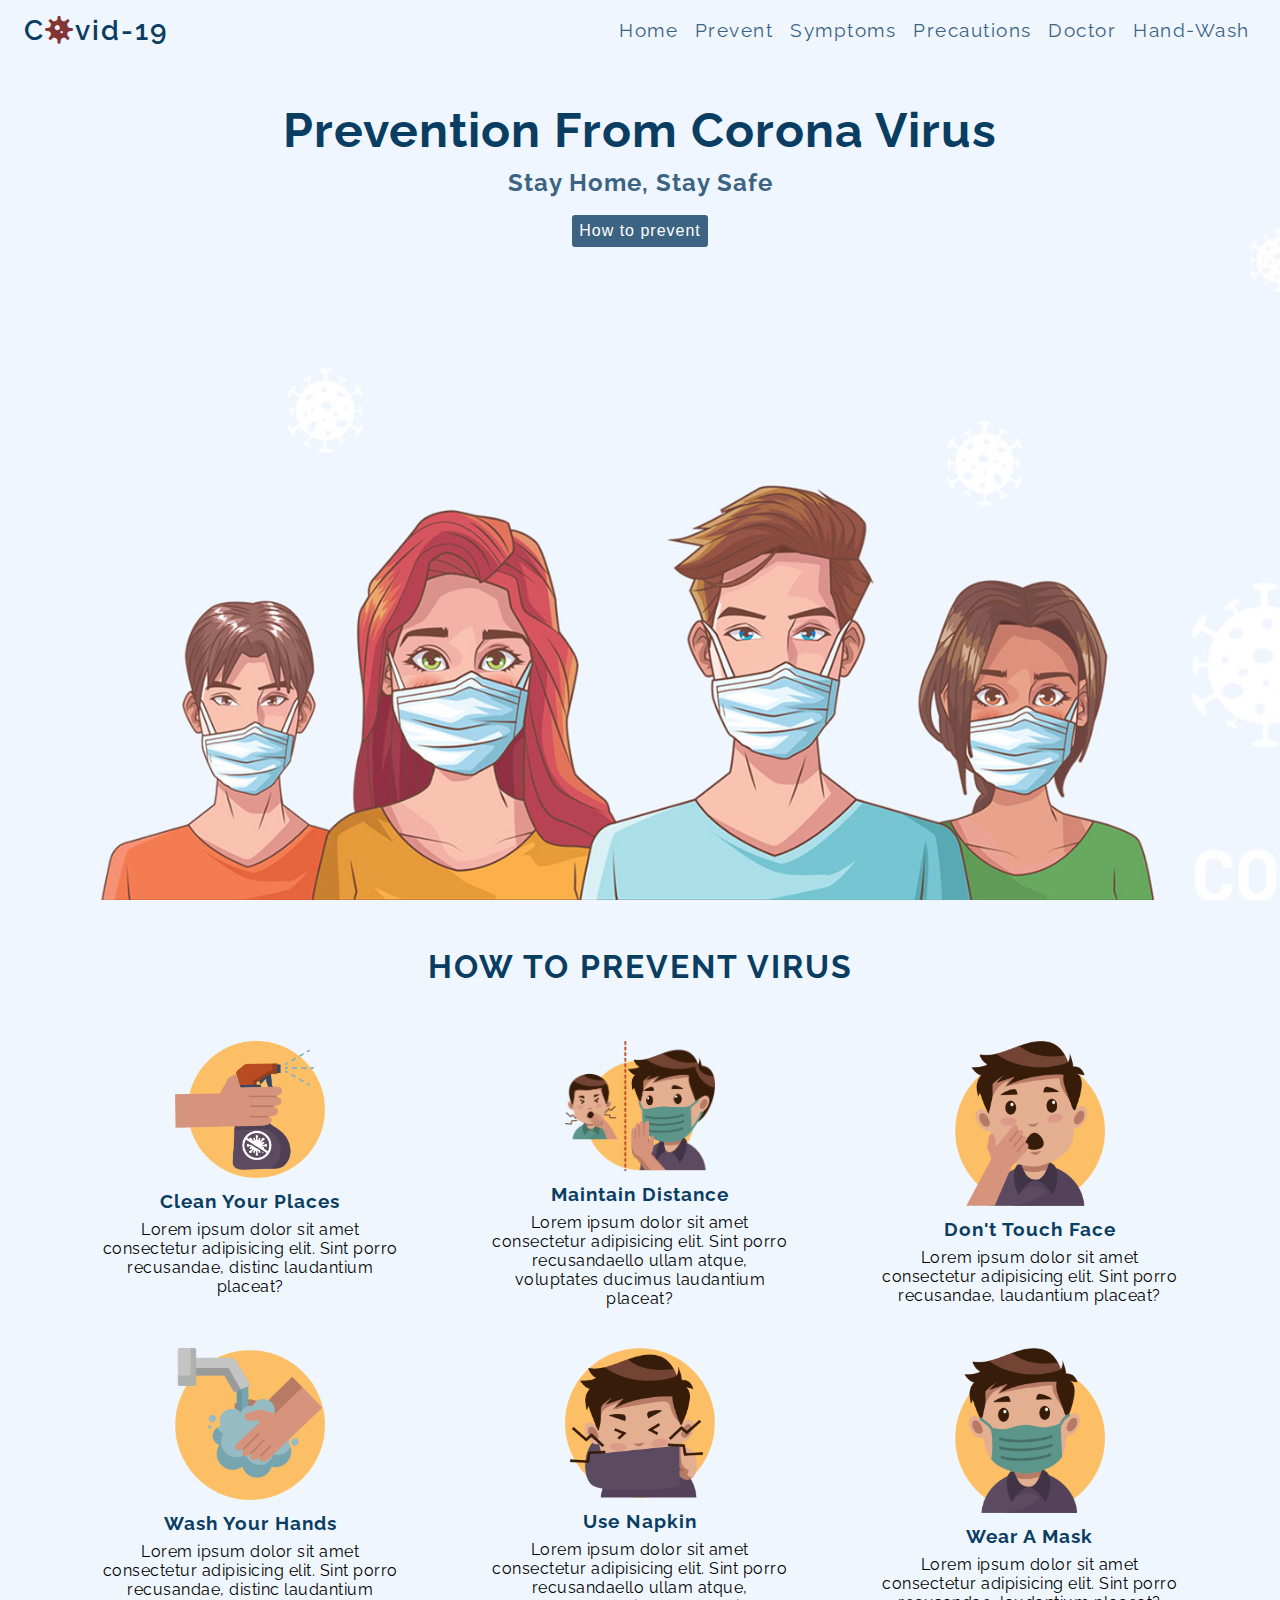
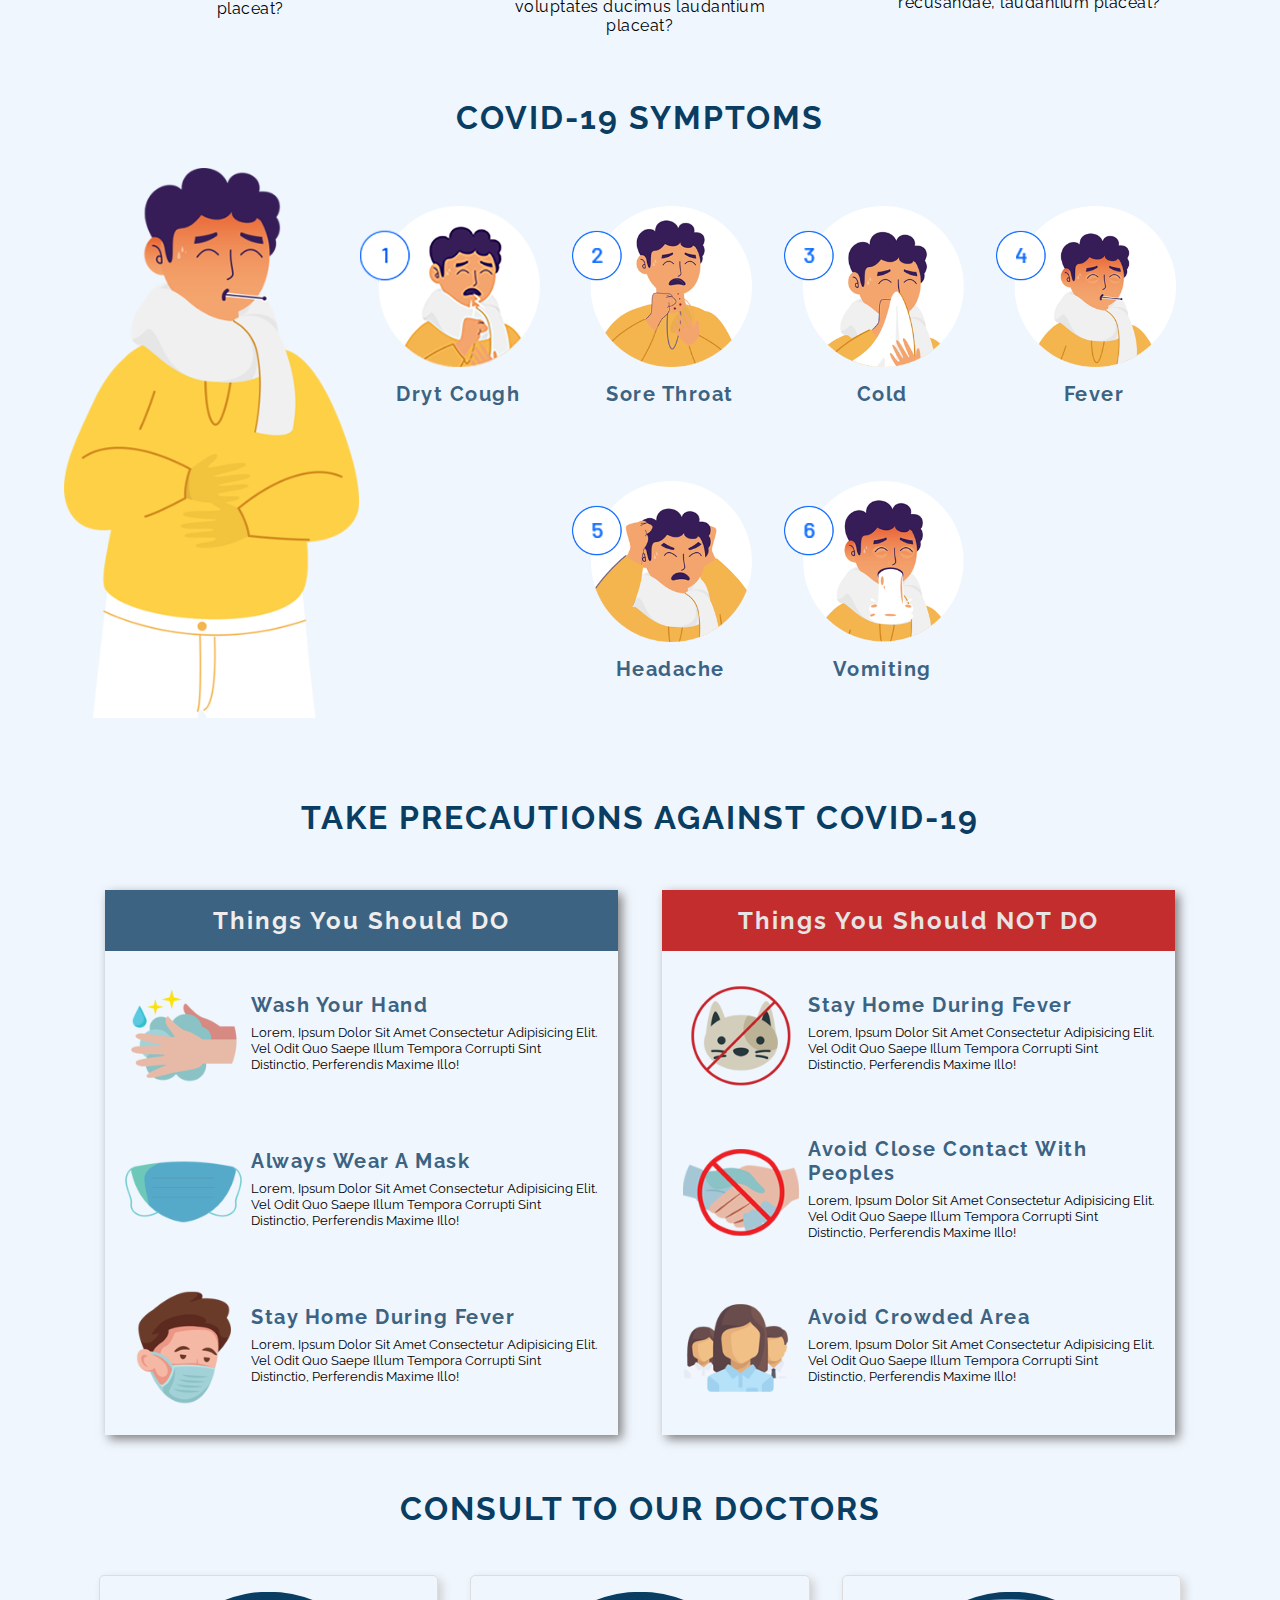
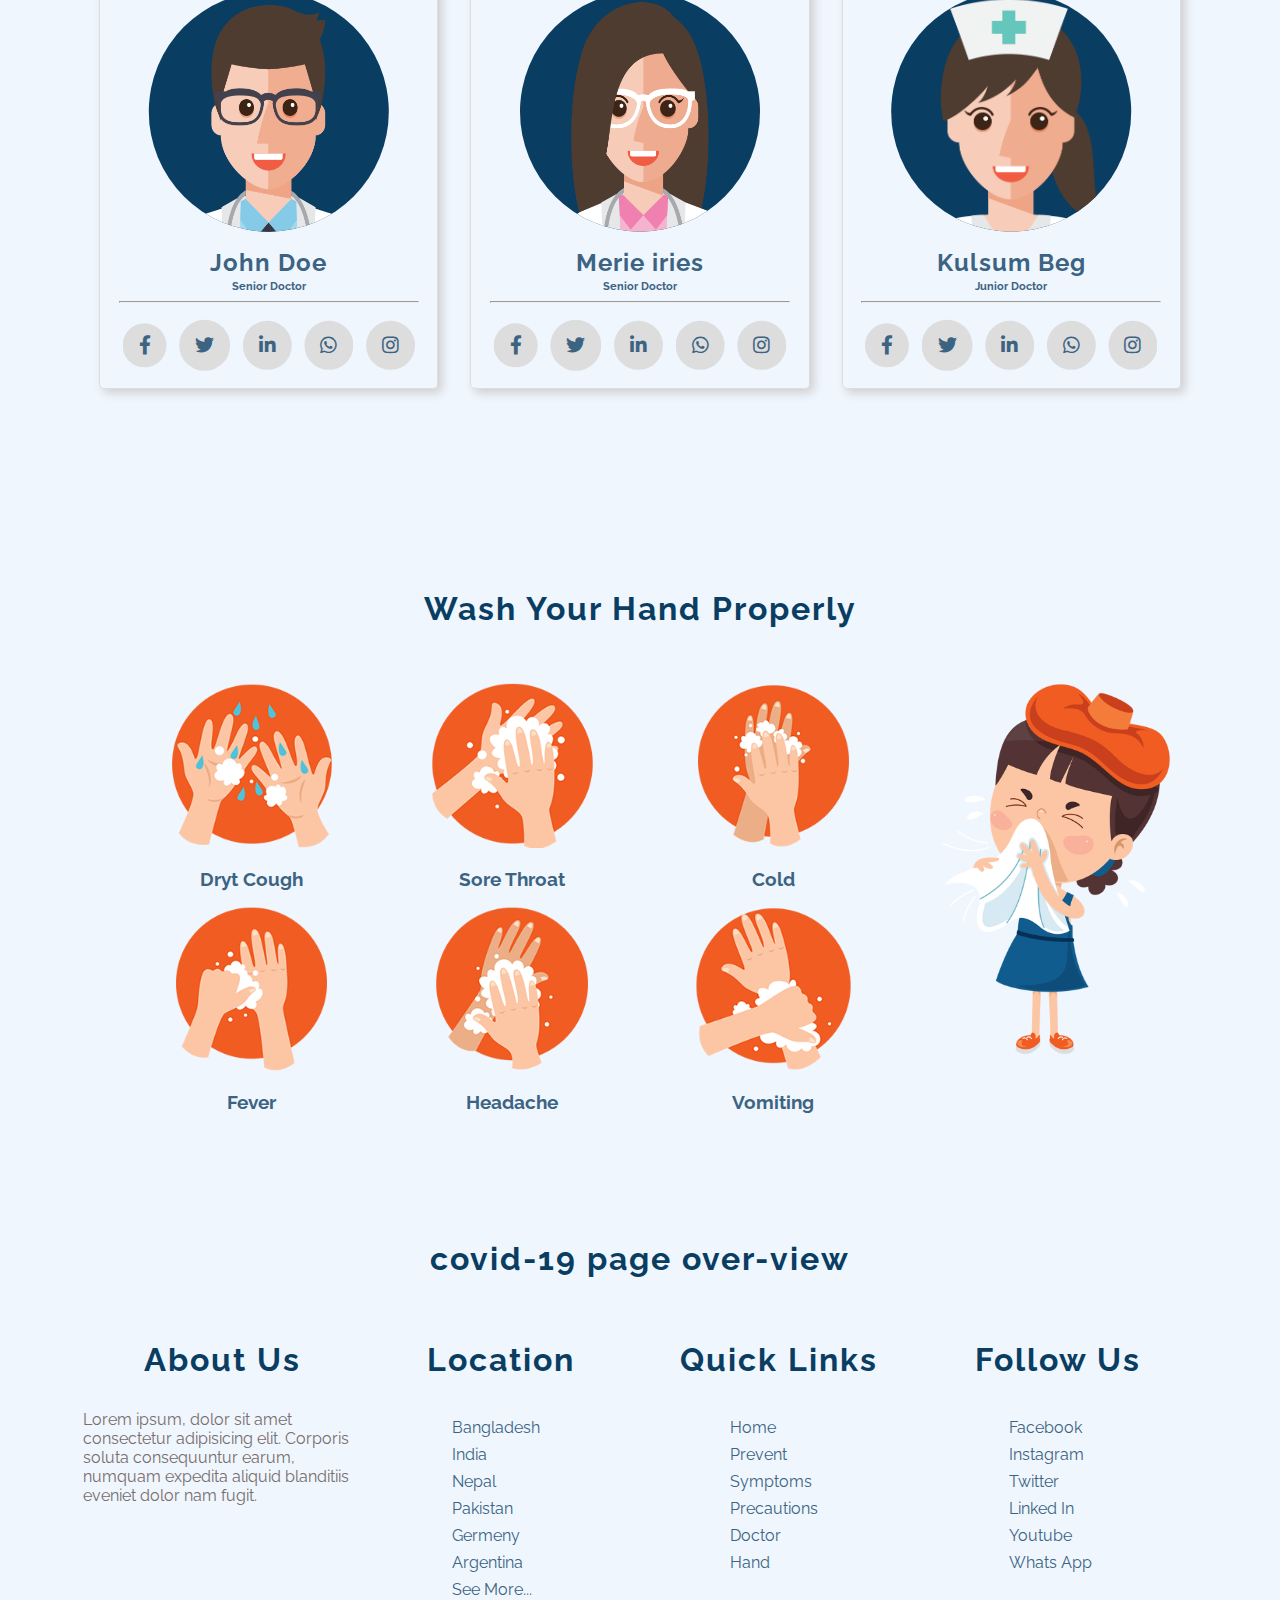
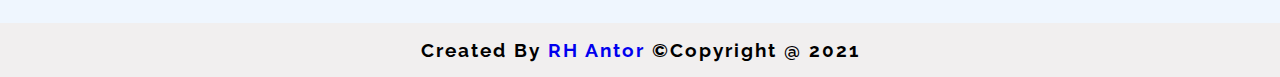
<file: index.html>
<!DOCTYPE html>
<html lang="en">
  <head>
    <meta charset="UTF-8" />
    <meta http-equiv="X-UA-Compatible" content="IE=edge" />
    <meta name="viewport" content="width=device-width, initial-scale=1.0" />
    <title>covid-19</title>
    <link rel="stylesheet" href="style.css" />
    <!-- font awesome cdn link  -->
    <link
      rel="stylesheet"
      href="https://cdnjs.cloudflare.com/ajax/libs/font-awesome/5.15.3/css/all.min.css"
    />
    <!-- bootstrap -->
    
  </head>

  <body>
    <!-- Header -->

    <header>
      <div class="logo">
        <a href="#">C<i class="fas fa-virus"></i>vid-19</a>
      </div>

      <nav class="navbar">
        <a href="#home">home</a>
        <a href="#prevent">prevent</a>
        <a href="#symptoms">symptoms</a>
        <a href="#precautions">precautions</a>
        <a href="#doctor">doctor</a>
        <a href="#hand-wash">hand-wash</a>
      </nav>
    </header>

    <div id="home">
      <div class="content">
        <h1>Prevention From Corona Virus</h1>
        <h2>Stay Home, Stay Safe</h2>
        <button>How to prevent</button>
      </div>
    </div>

    <section id="prevent">
      <h1>HOW TO PREVENT VIRUS</h1>
      <div class="prevent-content">
        <div class="first-row">
          <div class="card">
            <div class="img">
              <img src="images/pre-1.png" alt="" />
            </div>
            <h3>Clean your places</h3>
            <p>
              Lorem ipsum dolor sit amet consectetur adipisicing elit. Sint
              porro recusandae, distinc laudantium placeat?
            </p>
          </div>
          <div class="card">
            <div class="img">
              <img src="images/pre-2.png" alt="" />
            </div>
            <h3>Maintain Distance</h3>
            <p>
              Lorem ipsum dolor sit amet consectetur adipisicing elit. Sint
              porro recusandaello ullam atque, voluptates ducimus laudantium
              placeat?
            </p>
          </div>
          <div class="card">
            <div class="img">
              <img src="images/pre-3.png" alt="" />
            </div>
            <h3>Don't Touch Face</h3>
            <p>
              Lorem ipsum dolor sit amet consectetur adipisicing elit. Sint
              porro recusandae, laudantium placeat?
            </p>
          </div>
        </div>
        <!-- second row -->
        <div class="second-row">
          <div class="card">
            <div class="img">
              <img src="images/pre-4.png" alt="" />
            </div>
            <h3>Wash your hands</h3>
            <p>
              Lorem ipsum dolor sit amet consectetur adipisicing elit. Sint
              porro recusandae, distinc laudantium placeat?
            </p>
          </div>
          <div class="card">
            <div class="img">
              <img src="images/pre-5.png" alt="" />
            </div>
            <h3>Use Napkin</h3>
            <p>
              Lorem ipsum dolor sit amet consectetur adipisicing elit. Sint
              porro recusandaello ullam atque, voluptates ducimus laudantium
              placeat?
            </p>
          </div>
          <div class="card">
            <div class="img">
              <img src="images/pre-6.png" alt="" />
            </div>
            <h3>Wear A Mask</h3>
            <p>
              Lorem ipsum dolor sit amet consectetur adipisicing elit. Sint
              porro recusandae, laudantium placeat?
            </p>
          </div>
        </div>
      </div>
    </section>

    <!-- Symptoms -->
    <section id="symptoms">
      <h1>COVID-19 SYMPTOMS</h1>
      <div class="symptoms-content">
        <div class="main-img">
          <img src="images/main-symp-img.png" alt="" />
        </div>
        <div class="side-img">
          <div class="symptoms-imgs">
            <img src="images/symp-a.png" alt="" class="symptoms-img" />
            <h3>Dryt Cough</h3>
          </div>
          <div class="symptoms-imgs">
            <img src="images/symp-b.png" alt="" class="symptoms-img" />
            <h3>Sore Throat</h3>
          </div>
          <div class="symptoms-imgs">
            <img src="images/symp-c.png" alt="" class="symptoms-img" />
            <h3>Cold</h3>
          </div>
          <div class="symptoms-imgs">
            <img src="images/symp-d.png" alt="" class="symptoms-img" />
            <h3>Fever</h3>
          </div>
          <div class="symptoms-imgs">
            <img src="images/symp-e.png" alt="" class="symptoms-img" />
            <h3>Headache</h3>
          </div>
          <div class="symptoms-imgs">
            <img src="images/symp-f.png" alt="" class="symptoms-img" />
            <h3>Vomiting</h3>
          </div>
        </div>
      </div>
    </section>

    <!-- Precautions -->

    <section id="precautions">
      <h1>TAKE PRECAUTIONS AGAINST COVID-19</h1>

      <div class="precautions-content">
        <!-- left Container -->

        <div class="left-container">
          <div class="left-header">
            <h2>Things You Should DO</h2>
          </div>
          <div class="left-info left-info-1">
            <div class="left-img">
              <img src="images/do-img1.png" alt="" />
            </div>
            <div class="left-contents">
              <h4>Wash Your Hand</h4>
              <p>
                Lorem, Ipsum Dolor Sit Amet Consectetur Adipisicing Elit. Vel
                Odit Quo Saepe Illum Tempora Corrupti Sint Distinctio,
                Perferendis Maxime Illo!
              </p>
            </div>
          </div>

          <div class="left-info left-info-2">
            <div class="left-img">
              <img src="images/do-img2.png" alt="" />
            </div>
            <div class="left-contents">
              <h4>Always Wear A Mask</h4>
              <p>
                Lorem, Ipsum Dolor Sit Amet Consectetur Adipisicing Elit. Vel
                Odit Quo Saepe Illum Tempora Corrupti Sint Distinctio,
                Perferendis Maxime Illo!
              </p>
            </div>
          </div>
          <div class="left-info left-info-3">
            <div class="left-img">
              <img src="images/do-img3.png" alt="" />
            </div>

            <div class="left-contents">
              <h4>Stay Home During Fever</h4>
              <p>
                Lorem, Ipsum Dolor Sit Amet Consectetur Adipisicing Elit. Vel
                Odit Quo Saepe Illum Tempora Corrupti Sint Distinctio,
                Perferendis Maxime Illo!
              </p>
            </div>
          </div>
        </div>

        <!-- Right Container -->

        <div class="right-container">
          <div class="right-header">
            <h2>Things You Should NOT DO</h2>
          </div>
          <div class="right-info">
            <div class="right-img">
              <img src="images/dont-img1.png" alt="" />
            </div>
            <div class="left-contents">
              <h4>Stay Home During Fever</h4>
              <p>
                Lorem, Ipsum Dolor Sit Amet Consectetur Adipisicing Elit. Vel
                Odit Quo Saepe Illum Tempora Corrupti Sint Distinctio,
                Perferendis Maxime Illo!
              </p>
            </div>
          </div>

          <div class="right-info">
            <div class="right-img">
              <img src="images/dont-img2.png" alt="" />
            </div>
            <div class="left-contents">
              <h4>Avoid Close Contact With Peoples</h4>
              <p>
                Lorem, Ipsum Dolor Sit Amet Consectetur Adipisicing Elit. Vel
                Odit Quo Saepe Illum Tempora Corrupti Sint Distinctio,
                Perferendis Maxime Illo!
              </p>
            </div>
          </div>

          <div class="right-info">
            <div class="right-img">
              <img src="images/dont-img3.png" alt="" />
            </div>
            <div class="left-contents">
              <h4>Avoid Crowded Area</h4>
              <p>
                Lorem, Ipsum Dolor Sit Amet Consectetur Adipisicing Elit. Vel
                Odit Quo Saepe Illum Tempora Corrupti Sint Distinctio,
                Perferendis Maxime Illo!
              </p>
            </div>
          </div>
        </div>
      </div>
    </section>

    <section id="doctor">
      <h1>CONSULT TO OUR DOCTORS</h1>
      <div class="doc-container">
        <div class="doc-card">
          <div class="doc-img">
            <img src="images/doc1.png" alt="doc1" />
          </div>
          <div class="doc-info">
            <h2>John Doe</h2>
            <h6>Senior Doctor</h6>
            <hr />
          </div>
          <div class="doc-icon">
            <a href="#"><i class="fab fa-facebook-f"></i></a>
            <a href="#"><i class="fab fa-twitter"></i></a>
            <a href="#"><i class="fab fa-linkedin-in"></i></a>
            <a href="#"><i class="fab fa-whatsapp"></i></a>
            <a href="#"><i class="fab fa-instagram"></i></a>
          </div>
        </div>

        <div class="doc-card">
          <div class="doc-img">
            <img src="images/doc2.png" alt="doc1" />
          </div>
          <div class="doc-info">
            <h2>Merie iries</h2>
            <h6>Senior Doctor</h6>
            <hr />
          </div>
          <div class="doc-icon">
            <a href="#"><i class="fab fa-facebook-f"></i></a>
            <a href="#"><i class="fab fa-twitter"></i></a>
            <a href="#"><i class="fab fa-linkedin-in"></i></a>
            <a href="#"><i class="fab fa-whatsapp"></i></a>
            <a href="#"><i class="fab fa-instagram"></i></a>
          </div>
        </div>

        <div class="doc-card">
          <div class="doc-img">
            <img src="images/doc3.png" alt="doc1" />
          </div>
          <div class="doc-info">
            <h2>Kulsum Beg</h2>
            <h6>Junior Doctor</h6>
            <hr />
          </div>
          <div class="doc-icon">
            <a href="#"><i class="fab fa-facebook-f"></i></a>
            <a href="#"><i class="fab fa-twitter"></i></a>
            <a href="#"><i class="fab fa-linkedin-in"></i></a>
            <a href="#"><i class="fab fa-whatsapp"></i></a>
            <a href="#"><i class="fab fa-instagram"></i></a>
          </div>
        </div>
      </div>
    </section>
    <!-- Hand Wash -->
    <section id="hand-wash">
      <h1>Wash Your Hand Properly</h1>

      <div class="wash-container">
        <div class="wash-side-img">
          <div class="wash-imgs">
            <img src="images/wash-a.png" alt="" class="wash-img" />
            <h3>Dryt Cough</h3>
          </div>
          <div class="wash-imgs">
            <img src="images/wash-b.png" alt="" class="wash-img" />
            <h3>Sore Throat</h3>
          </div>
          <div class="wash-imgs">
            <img src="images/wash-c.png" alt="" class="wash-img" />
            <h3>Cold</h3>
          </div>
          <div class="wash-imgs">
            <img src="images/wash-d.png" alt="" class="wash-img" />
            <h3>Fever</h3>
          </div>
          <div class="wash-imgs">
            <img src="images/wash-e.png" alt="" class="wash-img" />
            <h3>Headache</h3>
          </div>
          <div class="wash-imgs">
            <img src="images/wash-f.png" alt="" class="wash-img" />
            <h3>Vomiting</h3>
          </div>
        </div>
        <div class="wash-main-img">
          <img src="images/main-wash-img.png" alt="">
        </div>
      </div>
    </section>

    <section id="footer">
      <h1>covid-19 page over-view</h1>
      <div id="footer-container">
        <div class="about">
          <h1>About Us</h1>
          <p>
            Lorem ipsum, dolor sit amet consectetur adipisicing elit. Corporis soluta consequuntur earum, numquam expedita aliquid blanditiis eveniet dolor nam fugit.
          </p>
        </div>
        <div class="location">
          <h1>Location</h1>
          <li><a href="#">Bangladesh</a></li>
          <li><a href="#">India</a></li>
          <li><a href="#">Nepal</a></li>
          <li><a href="#">Pakistan</a></li>
          <li><a href="#">Germeny</a></li>
          <li><a href="#">Argentina</a></li>
          <li><a href="#">See more...</a></li>
        </div>
        <div class="links">
          <h1>Quick Links</h1>
          <li><a href="#">home</a></li>
          <li><a href="#">prevent</a></li>
          <li><a href="#">symptoms</a></li>
          <li><a href="#">precautions</a></li>
          <li><a href="#">doctor</a></li>
          <li><a href="#">hand</a></li>
        </div>
        <div class="follow">
          <h1>Follow Us</h1>
          <li><a href="#">Facebook</a></li>
          <li><a href="#">Instagram</a></li>
          <li><a href="#">Twitter</a></li>
          <li><a href="#">Linked in</a></li>
          <li><a href="#">Youtube</a></li>
          <li><a href="#">whats App</a></li>
        </div>
      </div>
    </section>
    <footer>
      <h3>Created By <a href="#">RH Antor</a> &copy;Copyright @ 2021</h3>
    </footer>
    <script src="main.js"></script>
  </body>
</html>
</file>
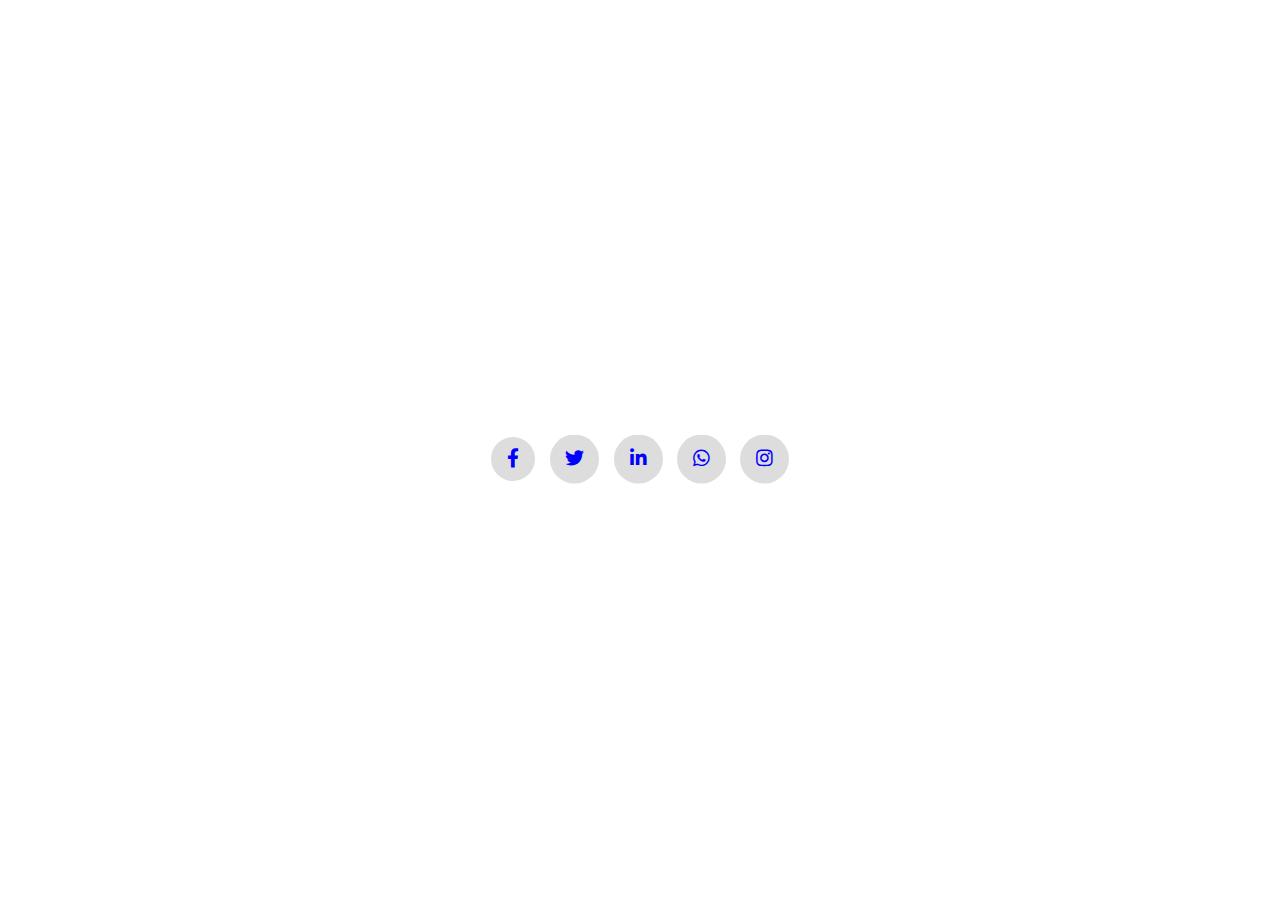
<file: images/ts/index.html>
<!DOCTYPE html>
<html lang="en">
<head>
    <meta charset="UTF-8">
    <meta http-equiv="X-UA-Compatible" content="IE=edge">
    <meta name="viewport" content="width=device-width, initial-scale=1.0">
    <title>Document</title>
    <link rel="stylesheet" href="style.css">
    <link
    rel="stylesheet"
    href="https://cdnjs.cloudflare.com/ajax/libs/font-awesome/5.15.3/css/all.min.css"
  />
</head>
<body>
    
    <div class="doc-icon">
        <a href="#"><i class="fab fa-facebook-f"></i></a>
        <a href="#"><i class="fab fa-twitter"></i></a>
        <a href="#"><i class="fab fa-linkedin-in"></i></a>
        <a href="#"><i class="fab fa-whatsapp"></i></a>
        <a href="#"><i class="fab fa-instagram"></i></a>
      </div>
</body>
</html>
</file>
<file: style.css>
/* font import */
@import url("https://fonts.googleapis.com/css2?family=Raleway:ital,wght@0,200;0,300;0,400;0,500;1,100;1,200;1,300;1,400;1,500&display=swap");
:root {
  --blue: #3c6382;
  --dark-blue: #0a3d62;
}

* {
  margin: 0;
  padding: 0;
  -webkit-box-sizing: border-box;
          box-sizing: border-box;
  scroll-behavior: smooth;
}

body {
  font-family: "Raleway", sans-serif;
  background: #eff6fe;
}

section {
  width: 87vw;
  margin: 0 auto;
  scroll-margin-top: 1.5em;
}

section h1 {
  text-align: center;
  padding: 2rem 0;
  color: var(--dark-blue);
  letter-spacing: 2px;
}

.scrolling-nav {
  background-color: #fff;
  -webkit-box-shadow: 0 2px 10px rgba(0, 0, 0, 0.1);
          box-shadow: 0 2px 10px rgba(0, 0, 0, 0.1);
  height: 50px;
}

.scrolling-nav .navbar a {
  text-decoration: none;
  letter-spacing: 1px;
  font-size: 16px !important;
}

header {
  position: -webkit-sticky;
  position: sticky;
  top: 0;
  z-index: 1000;
  height: 60px;
  padding: 0 1.5rem;
  display: -webkit-box;
  display: -ms-flexbox;
  display: flex;
  -webkit-box-pack: justify;
      -ms-flex-pack: justify;
          justify-content: space-between;
  -webkit-box-align: center;
      -ms-flex-align: center;
          align-items: center;
  background: #eff6fe;
  -webkit-transition: all 0.3s;
  transition: all 0.3s;
}

header a {
  text-decoration: none;
  color: #272727;
  letter-spacing: 1.5px;
}

header .logo a {
  color: var(--dark-blue);
  font-size: 28px;
  font-weight: 600;
  letter-spacing: 2px;
}

header .logo a i {
  color: #833535;
}

header .navbar a.active {
  background: var(--dark-blue);
  color: #fff;
}

header .navbar a {
  text-transform: capitalize;
  font-size: 19px;
  padding: 4px 0.4rem;
  -webkit-transition: all 0.3s ease-in;
  transition: all 0.3s ease-in;
  border-radius: 4px;
  background: transparent;
  color: var(--blue);
}

header .navbar a:hover {
  background: var(--dark-blue);
  color: #fff;
}

#home {
  height: calc(100vh - 60px);
  background: url("./images/home-bg.jpg");
  background-size: cover;
  background-repeat: no-repeat;
  background-position: center;
  scroll-margin-top: 20em;
}

#home .content {
  text-align: center;
  padding-top: 2rem;
}

#home .content h1 {
  font-size: 48px;
  letter-spacing: 1px;
  margin: 10px 0;
  color: var(--dark-blue);
}

#home .content h2 {
  color: var(--blue);
  letter-spacing: 1px;
  margin: 5px 0 10px;
}

#home .content button {
  margin-top: 0.5rem;
  padding: 7px;
  border: none;
  border-radius: 3px;
  background: var(--blue);
  color: #fff;
  font-size: 16px;
  letter-spacing: 1px;
  cursor: pointer;
  -webkit-transition: 0.3s ease-in-out;
  transition: 0.3s ease-in-out;
}

#home .content button:hover {
  background: var(--dark-blue);
}

#prevent {
  padding: 1rem 0;
}

#prevent .prevent-content {
  width: 87vw;
  margin: auto;
}

#prevent .prevent-content .first-row,
#prevent .prevent-content .second-row {
  display: -webkit-box;
  display: -ms-flexbox;
  display: flex;
  -webkit-box-pack: justify;
      -ms-flex-pack: justify;
          justify-content: space-between;
  margin-top: 0.5rem;
}

#prevent .prevent-content .card {
  -webkit-transition: all 0.3s ease-in-out;
  transition: all 0.3s ease-in-out;
  text-align: center;
  width: 30%;
  padding: 1rem;
}

#prevent .prevent-content .card .img {
  width: 150px;
  margin: auto;
}

#prevent .prevent-content .card .img img {
  width: 100%;
}

#prevent .prevent-content .card h3 {
  margin: 0.5rem 0;
  letter-spacing: 1px;
  color: var(--dark-blue);
  text-transform: capitalize;
}

#prevent .prevent-content .card p {
  letter-spacing: 0.5px;
}

#prevent .prevent-content .card:hover {
  -webkit-box-shadow: 5px 5px 10px #b4b3b3, -1px 0px 8px #b4b3b3;
          box-shadow: 5px 5px 10px #b4b3b3, -1px 0px 8px #b4b3b3;
}

#symptoms {
  height: 700px;
  margin: 0 auto;
}

#symptoms .symptoms-content {
  width: 100%;
  height: 550px;
  display: -webkit-box;
  display: -ms-flexbox;
  display: flex;
  -webkit-box-pack: justify;
      -ms-flex-pack: justify;
          justify-content: space-between;
}

#symptoms .main-img {
  width: 20vw;
  height: 100%;
  display: -webkit-box;
  display: -ms-flexbox;
  display: flex;
  -webkit-box-pack: center;
      -ms-flex-pack: center;
          justify-content: center;
}

#symptoms .main-img img {
  width: 320px;
  height: 100%;
}

#symptoms .side-img {
  width: calc(87vw - 20vw);
  height: 100%;
  display: -webkit-box;
  display: -ms-flexbox;
  display: flex;
  -ms-flex-wrap: wrap;
      flex-wrap: wrap;
  -webkit-box-align: center;
      -ms-flex-align: center;
          align-items: center;
  -webkit-box-pack: center;
      -ms-flex-pack: center;
          justify-content: center;
}

#symptoms .side-img .symptoms-imgs {
  height: 200px;
}

#symptoms .side-img .symptoms-imgs h3 {
  line-height: 30px;
  color: var(--blue);
  margin: 0.5rem 0 0 1rem;
  text-align: center;
  letter-spacing: 1.5px;
  font-size: 20px;
}

#symptoms .side-img .symptoms-img {
  width: 180px;
  margin: 0 1rem;
}

#precautions .precautions-content {
  width: 100%;
  display: -webkit-box;
  display: -ms-flexbox;
  display: flex;
}

#precautions .precautions-content h4 {
  color: var(--blue);
  letter-spacing: 1.5px;
  font-size: 20px;
}

#precautions .precautions-content p {
  font-size: 13px;
  line-height: 1rem;
  margin: 0.5rem 0;
}

#precautions .precautions-content .left-container {
  width: 48%;
  margin: 2%;
  -webkit-box-shadow: 4px 4px 10px #807e7e;
          box-shadow: 4px 4px 10px #807e7e;
}

#precautions .precautions-content .right-container {
  width: 48%;
  margin: 2%;
  -webkit-box-shadow: 4px 4px 10px #807e7e;
          box-shadow: 4px 4px 10px #807e7e;
}

#precautions .precautions-content .left-header {
  text-align: center;
  width: 100%;
  padding: 1rem;
  background-color: var(--blue);
  color: #f1eded;
  letter-spacing: 2px;
}

#precautions .precautions-content .right-header {
  text-align: center;
  width: 100%;
  padding: 1rem;
  background-color: #c42d2d;
  color: #e6e4e4;
  letter-spacing: 2px;
}

#precautions .precautions-content .left-info {
  padding: 1rem;
  height: 140px;
  margin: 1rem 0;
  display: -webkit-box;
  display: -ms-flexbox;
  display: flex;
  -webkit-box-align: center;
      -ms-flex-align: center;
          align-items: center;
}

#precautions .precautions-content .left-img {
  width: 125px;
  margin-right: 5px;
}

#precautions .precautions-content .left-img img {
  width: 125px;
}

#precautions .precautions-content .right-img {
  width: 125px;
  margin-right: 5px;
}

#precautions .precautions-content .right-img img {
  width: 125px;
}

#precautions .precautions-content .right-info {
  padding: 1rem;
  height: 140px;
  margin: 1rem 0;
  display: -webkit-box;
  display: -ms-flexbox;
  display: flex;
  -webkit-box-align: center;
      -ms-flex-align: center;
          align-items: center;
}

#doctor {
  height: 700px;
}

#doctor .doc-container {
  display: -webkit-box;
  display: -ms-flexbox;
  display: flex;
  -webkit-box-pack: center;
      -ms-flex-pack: center;
          justify-content: center;
  -webkit-box-align: center;
      -ms-flex-align: center;
          align-items: center;
}

#doctor .doc-card {
  width: 350px;
  padding: 1rem;
  border: 1px solid #ddd;
  border-radius: 5px;
  -webkit-box-shadow: 4px 4px 10px #cfcece;
          box-shadow: 4px 4px 10px #cfcece;
  margin: 1rem;
}

#doctor .doc-card .doc-img {
  width: 270px;
  height: 240px;
  margin: auto;
  background-color: var(--dark-blue);
  -webkit-clip-path: circle();
          clip-path: circle();
}

#doctor .doc-card .doc-img img {
  width: 100%;
  height: 100%;
}

#doctor .doc-card .doc-info {
  width: 300px;
  margin: 1rem auto;
  text-align: center;
}

#doctor .doc-card .doc-info h2 {
  color: var(--blue);
  letter-spacing: 1px;
  margin: 0.2rem 0;
}

#doctor .doc-card .doc-info h6 {
  color: var(--blue);
  margin-bottom: 0.5rem;
}

#doctor .doc-card .doc-icon {
  display: -webkit-box;
  display: -ms-flexbox;
  display: flex;
  -ms-flex-pack: distribute;
      justify-content: space-around;
}

#doctor .doc-card .doc-icon a {
  position: relative;
  text-decoration: none;
  color: black;
  background-color: #ddd;
  padding: 1rem;
  -webkit-clip-path: circle();
          clip-path: circle();
  -webkit-transform-origin: top;
          transform-origin: top;
  -webkit-transition: 0.3s;
  transition: 0.3s;
}

#doctor .doc-card .doc-icon a::after {
  content: "";
  position: absolute;
  width: 100%;
  height: 100%;
  background: var(--blue);
  left: 0;
  bottom: -52px;
  -webkit-transform-origin: top;
          transform-origin: top;
  -webkit-transition: 0.3s;
  transition: 0.3s;
  border-radius: 10% 20px;
}

#doctor .doc-card .doc-icon a i {
  -webkit-transition: 0.3s;
  transition: 0.3s;
  font-size: 19px;
  color: var(--blue);
}

#doctor .doc-card .doc-icon a:hover::after {
  bottom: 0;
  background-color: var(--blue);
  color: #fff;
  z-index: -1;
}

#doctor .doc-card .doc-icon a:hover i {
  color: #fff;
  -webkit-transform: rotate(360deg);
          transform: rotate(360deg);
}

#hand-wash {
  height: 650px;
}

#hand-wash .wash-container {
  margin-top: 1.5rem;
  display: -webkit-box;
  display: -ms-flexbox;
  display: flex;
}

#hand-wash .wash-container .wash-side-img {
  text-align: center;
  width: calc(87vw - 20vw);
  display: -webkit-box;
  display: -ms-flexbox;
  display: flex;
  -ms-flex-wrap: wrap;
      flex-wrap: wrap;
  -webkit-box-align: center;
      -ms-flex-align: center;
          align-items: center;
  -webkit-box-pack: center;
      -ms-flex-pack: center;
          justify-content: center;
}

#hand-wash .wash-container .wash-side-img img {
  width: 165px;
  margin: 0 3rem;
}

#hand-wash .wash-container .wash-side-img .wash-imgs h3 {
  color: var(--blue);
  padding: 1rem 0;
}

#hand-wash .wash-container .wash-main-img {
  width: 20vw;
}

#hand-wash .wash-container .wash-main-img img {
  width: 90%;
}

#footer #footer-container {
  display: -webkit-box;
  display: -ms-flexbox;
  display: flex;
  -webkit-box-pack: center;
      -ms-flex-pack: center;
          justify-content: center;
}

#footer #footer-container .about, #footer #footer-container .location, #footer #footer-container .links, #footer #footer-container .follow {
  width: 350px;
  list-style: none;
  margin-bottom: 1rem;
}

#footer #footer-container .about p, #footer #footer-container .location p, #footer #footer-container .links p, #footer #footer-container .follow p {
  color: #776d6d;
}

#footer #footer-container .about a, #footer #footer-container .location a, #footer #footer-container .links a, #footer #footer-container .follow a {
  text-decoration: none;
  color: var(--blue) !important;
  text-transform: capitalize;
}

#footer #footer-container .about a:hover, #footer #footer-container .location a:hover, #footer #footer-container .links a:hover, #footer #footer-container .follow a:hover {
  text-decoration: underline;
}

#footer #footer-container .about li, #footer #footer-container .location li, #footer #footer-container .links li, #footer #footer-container .follow li {
  width: 35%;
  margin: 0.5rem auto;
}

footer {
  width: 100%;
  background: #f1efef;
  padding: 1rem;
  text-align: center;
}

footer h3 {
  letter-spacing: 2px;
}

footer h3 a {
  text-decoration: none;
}

footer h3 a:hover {
  text-decoration: underline;
}
/*# sourceMappingURL=style.css.map */
</file>
<file: images/ts/style.css>
body {
  display: -webkit-box;
  display: -ms-flexbox;
  display: flex;
  -webkit-box-align: center;
      -ms-flex-align: center;
          align-items: center;
  -webkit-box-pack: center;
      -ms-flex-pack: center;
          justify-content: center;
  height: 100vh;
}

.doc-icon {
  padding: 2rem;
}

.doc-icon a {
  position: relative;
  text-decoration: none;
  color: black;
  background-color: #ddd;
  padding: 1rem;
  margin: 5px;
  -webkit-clip-path: circle();
          clip-path: circle();
  -webkit-transform-origin: top;
          transform-origin: top;
  -webkit-transition: 0.3s;
  transition: 0.3s;
}

a::after {
  content: "";
  position: absolute;
  width: 100%;
  height: 100%;
  background: blue;
  left: 0;
  bottom: -52px;
  -webkit-transform-origin: top;
          transform-origin: top;
  -webkit-transition: 0.3s;
  transition: 0.3s;
  border-radius: 10% 20px;
}

a i {
  -webkit-transition: 0.3s;
  transition: 0.3s;
  font-size: 19px;
  color: blue;
}

a:hover::after {
  bottom: 0;
  color: #fff;
  z-index: -1;
}

a:hover i {
  color: #fff;
  -webkit-transform: rotate(360deg);
          transform: rotate(360deg);
}
/*# sourceMappingURL=style.css.map */
</file>
